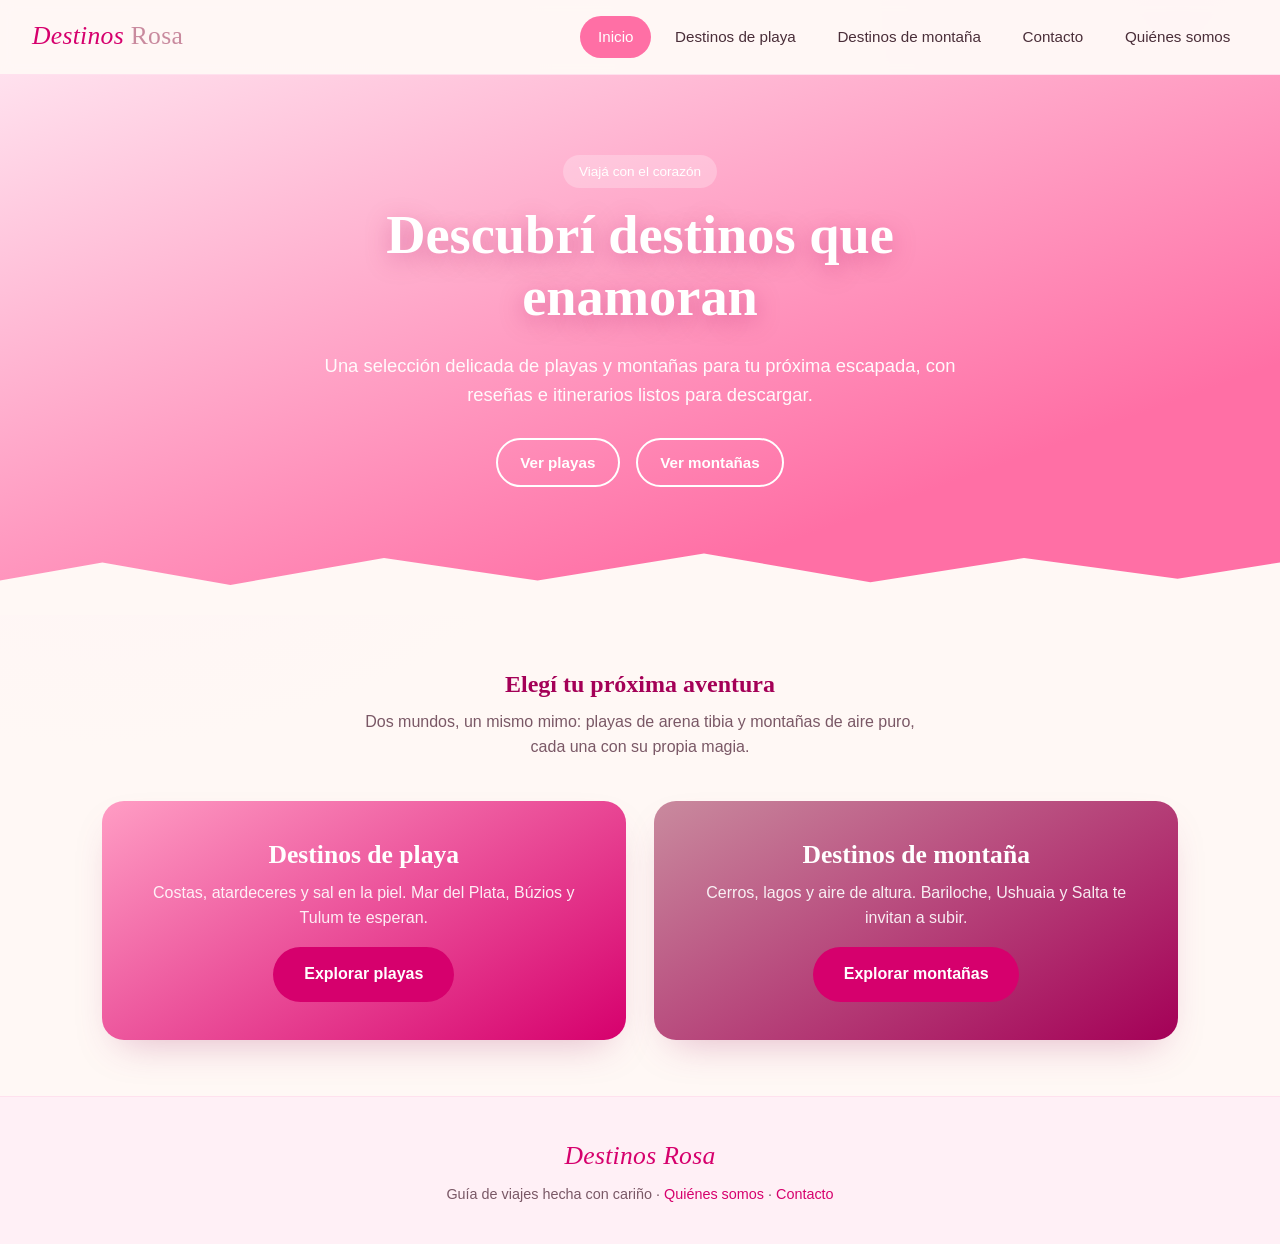
<file: claude/proyectoSoft_CLOUDE/turismo-rosa/index.html>
<!DOCTYPE html>
<html lang="es">
<head>
  <meta charset="UTF-8">
  <meta name="viewport" content="width=device-width, initial-scale=1.0">
  <title>Destinos Rosa · Inicio</title>
  <link rel="stylesheet" href="estilosA.css">
</head>
<body>

  <header class="barra-nav">
    <div class="marca">Destinos <span>Rosa</span></div>
    <nav>
      <ul class="enlaces-nav">
        <li><a href="index.html" class="activo">Inicio</a></li>
        <li><a href="playa.html">Destinos de playa</a></li>
        <li><a href="montana.html">Destinos de montaña</a></li>
        <li><a href="contacto.html">Contacto</a></li>
        <li><a href="quienes-somos.html">Quiénes somos</a></li>
      </ul>
    </nav>
  </header>

  <section class="hero">
    <div class="hero-contenido">
      <span class="hero-etiqueta">Viajá con el corazón</span>
      <h1>Descubrí destinos que enamoran</h1>
      <p>Una selección delicada de playas y montañas para tu próxima escapada, con reseñas e itinerarios listos para descargar.</p>
      <div class="botonera-hero">
        <a href="playa.html" class="boton-linea">Ver playas</a>
        <a href="montana.html" class="boton-linea">Ver montañas</a>
      </div>
    </div>
  </section>

  <main>
    <section class="seccion">
      <div class="seccion-encabezado">
        <h2>Elegí tu próxima aventura</h2>
        <p>Dos mundos, un mismo mimo: playas de arena tibia y montañas de aire puro, cada una con su propia magia.</p>
      </div>

      <div class="categorias">
        <article class="tarjeta-categoria playa">
          <h3>Destinos de playa</h3>
          <p>Costas, atardeceres y sal en la piel. Mar del Plata, Búzios y Tulum te esperan.</p>
          <a href="playa.html" class="boton">Explorar playas</a>
        </article>

        <article class="tarjeta-categoria montana">
          <h3>Destinos de montaña</h3>
          <p>Cerros, lagos y aire de altura. Bariloche, Ushuaia y Salta te invitan a subir.</p>
          <a href="montana.html" class="boton">Explorar montañas</a>
        </article>
      </div>
    </section>
  </main>

  <footer class="pie">
    <span class="marca">Destinos Rosa</span>
    Guía de viajes hecha con cariño · <a href="quienes-somos.html">Quiénes somos</a> · <a href="contacto.html">Contacto</a>
  </footer>

</body>
</html>
</file>
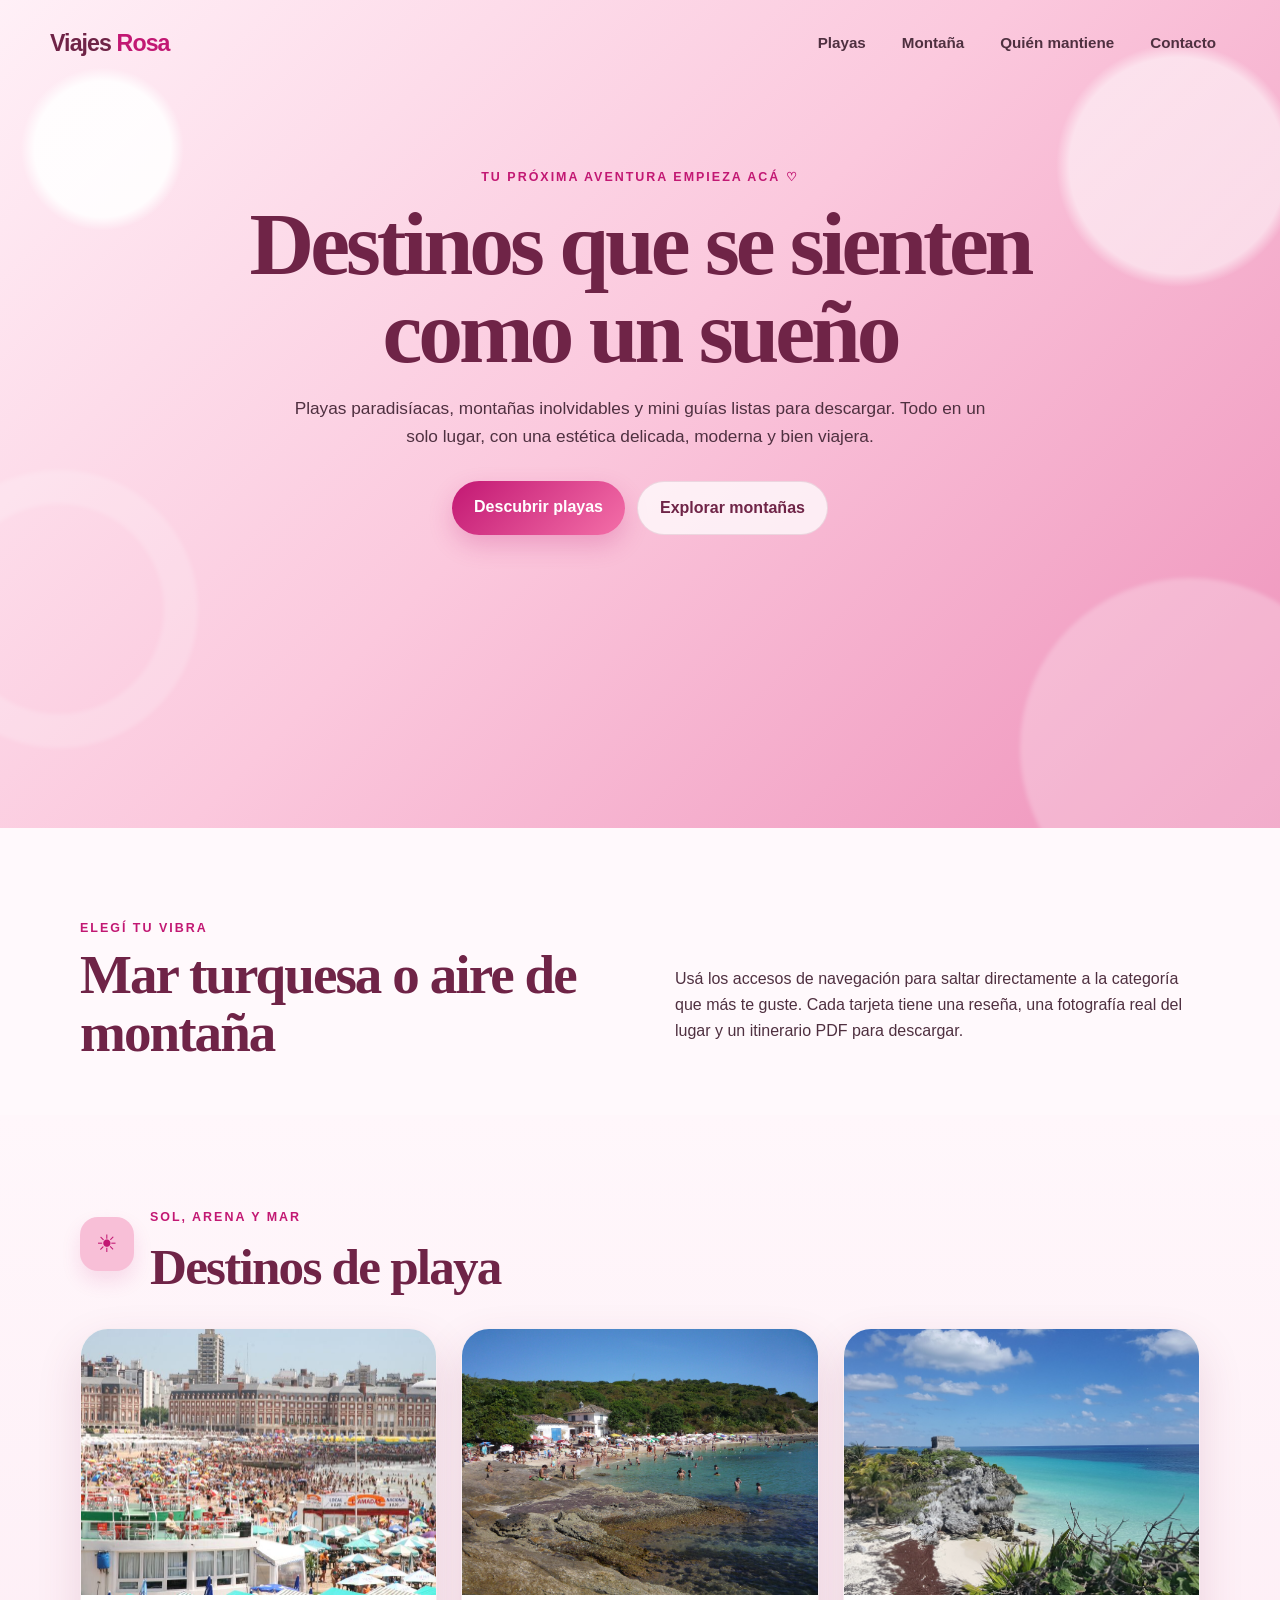
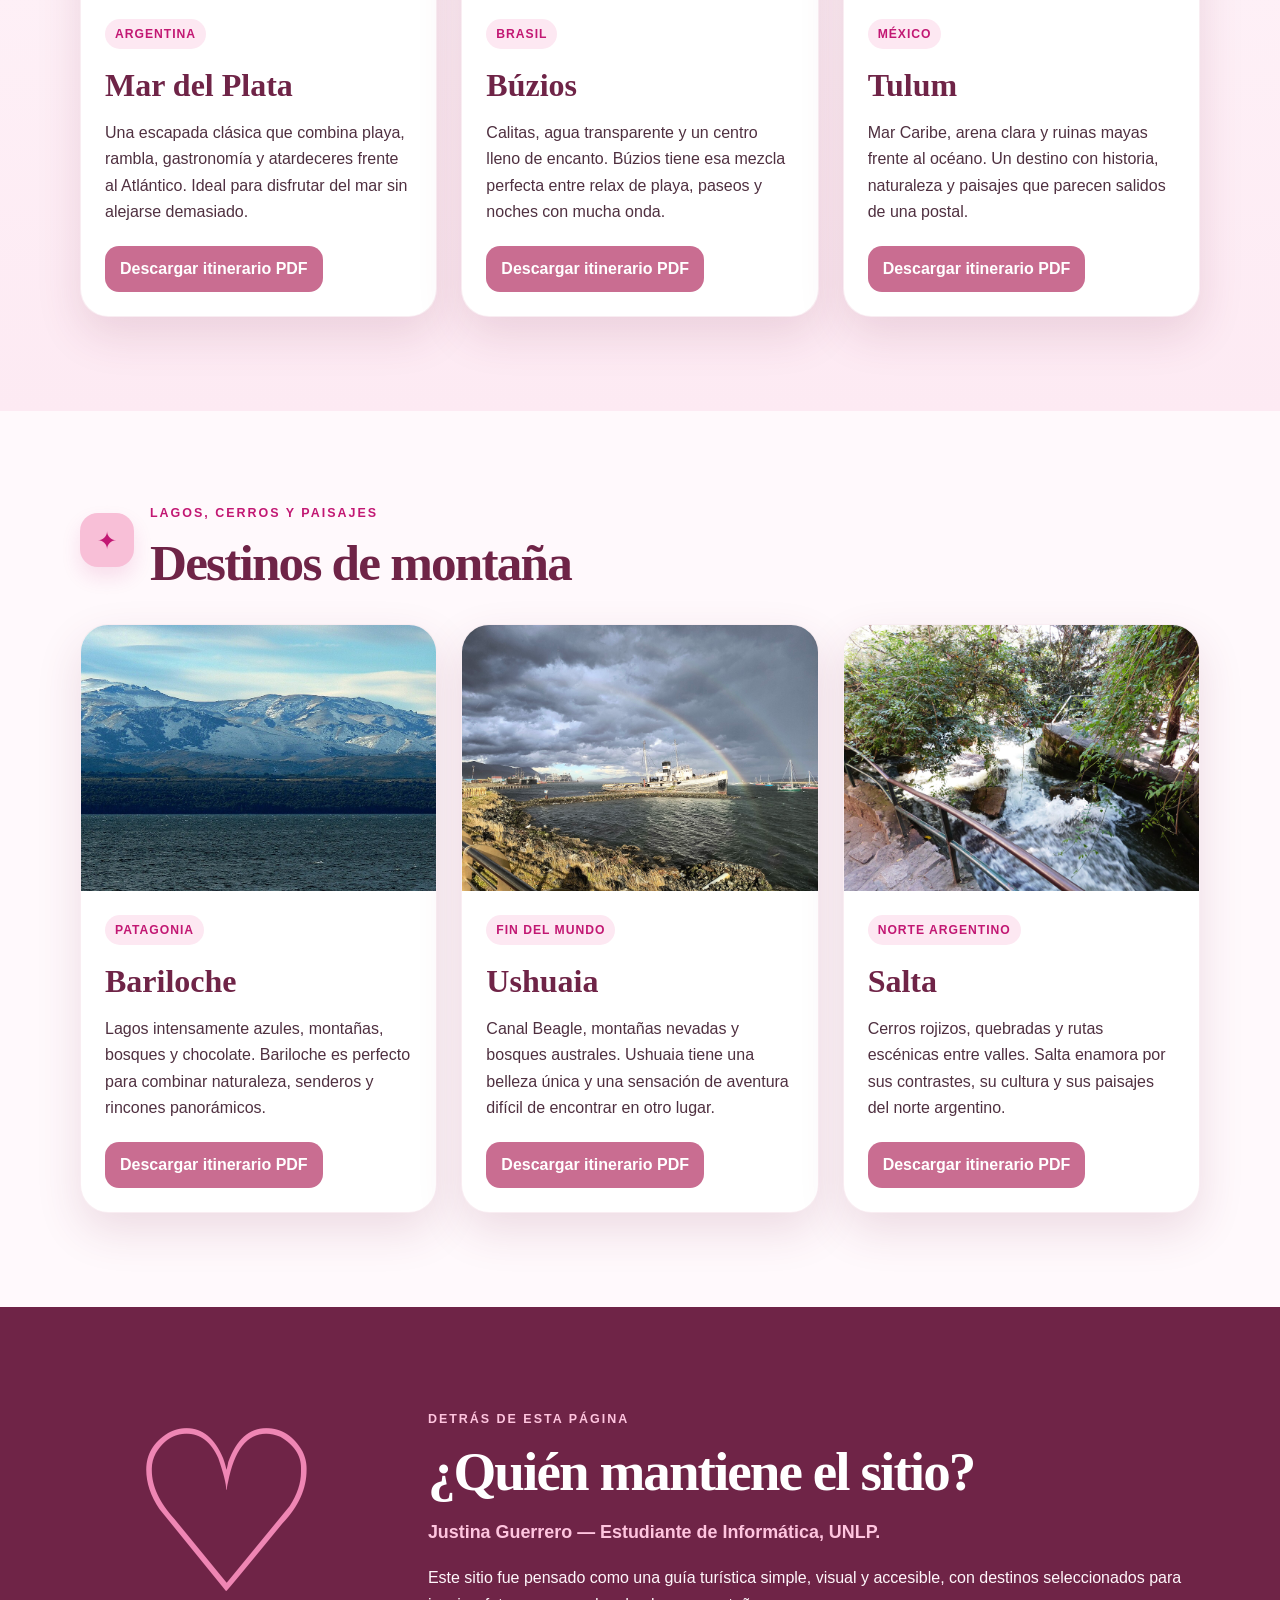
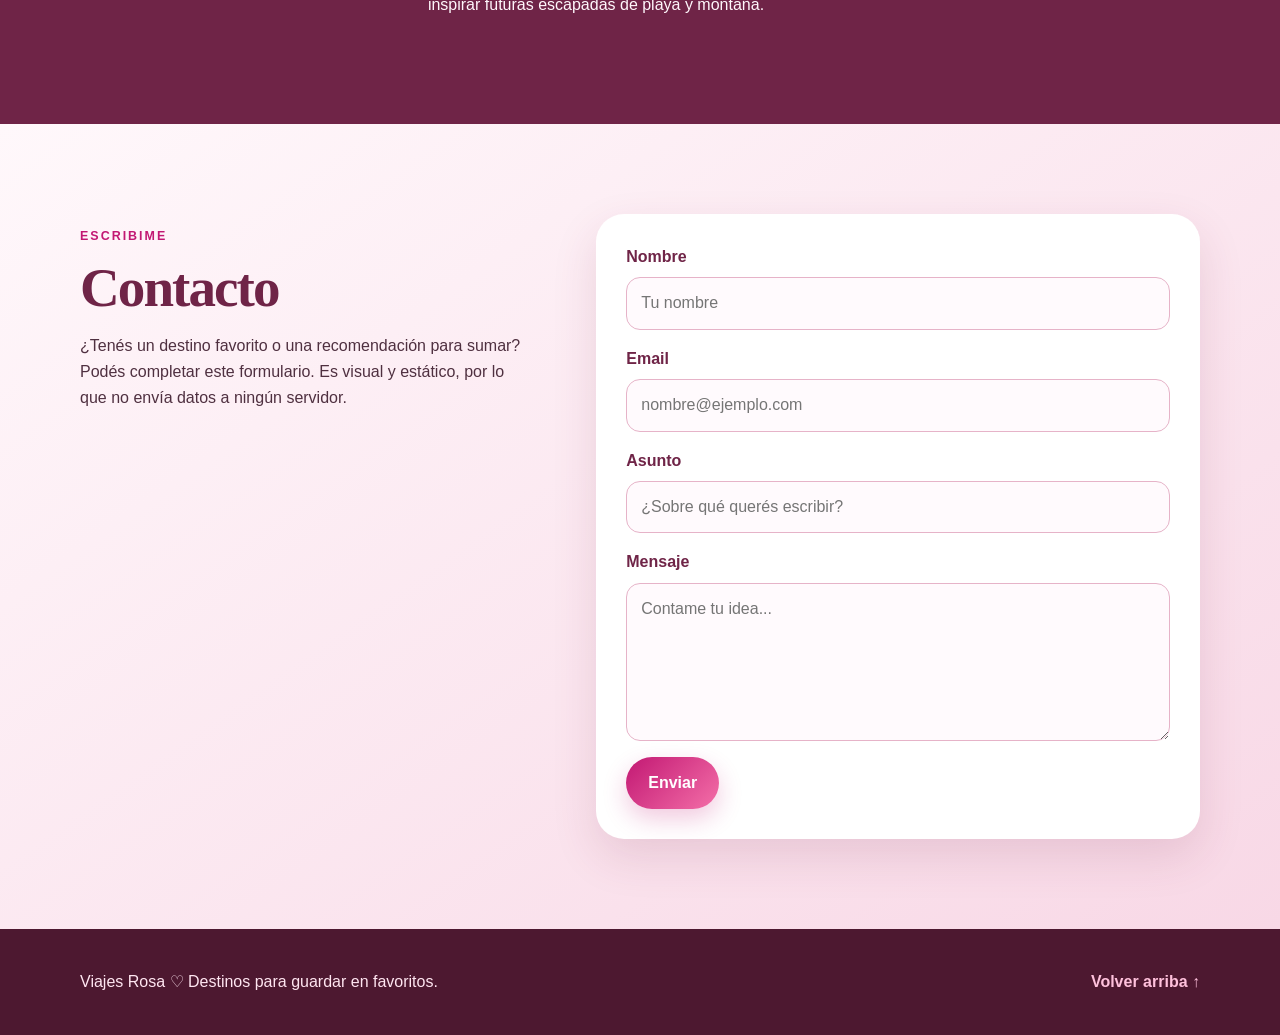
<file: chatGPT/proyectoSoft_CHATGPT/viajes_rosa_completo/viajes_rosa/index.html>
<!DOCTYPE html>
<html lang="es">
<head>
  <meta charset="UTF-8">
  <meta name="viewport" content="width=device-width, initial-scale=1.0">
  <meta name="description" content="Viajes Rosa: destinos de playa y montaña con itinerarios descargables.">
  <title>Viajes Rosa | Destinos soñados</title>
  <link rel="stylesheet" href="estilosA.css">
</head>
<body>
  <header class="hero" id="inicio">
    <nav class="navbar" aria-label="Navegación principal">
      <a class="logo" href="#inicio">Viajes <span>Rosa</span></a>
      <ul class="nav-links">
        <li><a href="#playa">Playas</a></li>
        <li><a href="#montana">Montaña</a></li>
        <li><a href="#sobre-mi">Quién mantiene</a></li>
        <li><a href="#contacto">Contacto</a></li>
      </ul>
    </nav>

    <div class="hero-contenido">
      <p class="eyebrow">Tu próxima aventura empieza acá ♡</p>
      <h1>Destinos que se sienten como un sueño</h1>
      <p>Playas paradisíacas, montañas inolvidables y mini guías listas para descargar. Todo en un solo lugar, con una estética delicada, moderna y bien viajera.</p>
      <div class="hero-botones">
        <a class="btn btn-principal" href="#playa">Descubrir playas</a>
        <a class="btn btn-secundario" href="#montana">Explorar montañas</a>
      </div>
    </div>
  </header>

  <main>
    <section class="intro contenedor" aria-labelledby="titulo-intro">
      <div>
        <span class="mini-titulo">Elegí tu vibra</span>
        <h2 id="titulo-intro">Mar turquesa o aire de montaña</h2>
      </div>
      <p>Usá los accesos de navegación para saltar directamente a la categoría que más te guste. Cada tarjeta tiene una reseña, una fotografía real del lugar y un itinerario PDF para descargar.</p>
    </section>

    <section class="seccion-destinos seccion-rosa" id="playa" aria-labelledby="titulo-playa">
      <div class="contenedor">
        <div class="encabezado-seccion">
          <span class="icono-categoria">☀</span>
          <div>
            <p class="mini-titulo">Sol, arena y mar</p>
            <h2 id="titulo-playa">Destinos de playa</h2>
          </div>
        </div>

        <div class="grid-destinos">
          <article class="tarjeta">
            <img src="imagenes/mardel.png" alt="Fotografía real de la costa y playa de Mar del Plata, Argentina">
            <div class="tarjeta-cuerpo">
              <span class="tag">Argentina</span>
              <h3>Mar del Plata</h3>
              <p>Una escapada clásica que combina playa, rambla, gastronomía y atardeceres frente al Atlántico. Ideal para disfrutar del mar sin alejarse demasiado.</p>
              <a class="btn-tarjeta" href="guias/mardel.pdf" download>Descargar itinerario PDF</a>
            </div>
          </article>

          <article class="tarjeta">
            <img src="imagenes/buzios.png" alt="Fotografía real de una playa de Búzios, Brasil">
            <div class="tarjeta-cuerpo">
              <span class="tag">Brasil</span>
              <h3>Búzios</h3>
              <p>Calitas, agua transparente y un centro lleno de encanto. Búzios tiene esa mezcla perfecta entre relax de playa, paseos y noches con mucha onda.</p>
              <a class="btn-tarjeta" href="guias/buzios.pdf" download>Descargar itinerario PDF</a>
            </div>
          </article>

          <article class="tarjeta">
            <img src="imagenes/tulum.png" alt="Fotografía real de la costa y ruinas mayas de Tulum, México">
            <div class="tarjeta-cuerpo">
              <span class="tag">México</span>
              <h3>Tulum</h3>
              <p>Mar Caribe, arena clara y ruinas mayas frente al océano. Un destino con historia, naturaleza y paisajes que parecen salidos de una postal.</p>
              <a class="btn-tarjeta" href="guias/tulum.pdf" download>Descargar itinerario PDF</a>
            </div>
          </article>
        </div>
      </div>
    </section>

    <section class="seccion-destinos" id="montana" aria-labelledby="titulo-montana">
      <div class="contenedor">
        <div class="encabezado-seccion">
          <span class="icono-categoria">✦</span>
          <div>
            <p class="mini-titulo">Lagos, cerros y paisajes</p>
            <h2 id="titulo-montana">Destinos de montaña</h2>
          </div>
        </div>

        <div class="grid-destinos">
          <article class="tarjeta">
            <img src="imagenes/bariloche.png" alt="Fotografía real del lago Nahuel Huapi y montañas de Bariloche, Argentina">
            <div class="tarjeta-cuerpo">
              <span class="tag">Patagonia</span>
              <h3>Bariloche</h3>
              <p>Lagos intensamente azules, montañas, bosques y chocolate. Bariloche es perfecto para combinar naturaleza, senderos y rincones panorámicos.</p>
              <a class="btn-tarjeta" href="guias/bariloche.pdf" download>Descargar itinerario PDF</a>
            </div>
          </article>

          <article class="tarjeta">
            <img src="imagenes/ushuaia.png" alt="Fotografía real del Canal Beagle y montañas cercanas a Ushuaia, Argentina">
            <div class="tarjeta-cuerpo">
              <span class="tag">Fin del Mundo</span>
              <h3>Ushuaia</h3>
              <p>Canal Beagle, montañas nevadas y bosques australes. Ushuaia tiene una belleza única y una sensación de aventura difícil de encontrar en otro lugar.</p>
              <a class="btn-tarjeta" href="guias/ushuaia.pdf" download>Descargar itinerario PDF</a>
            </div>
          </article>

          <article class="tarjeta">
            <img src="imagenes/salta.png" alt="Fotografía real de los Valles Calchaquíes en la provincia de Salta, Argentina">
            <div class="tarjeta-cuerpo">
              <span class="tag">Norte argentino</span>
              <h3>Salta</h3>
              <p>Cerros rojizos, quebradas y rutas escénicas entre valles. Salta enamora por sus contrastes, su cultura y sus paisajes del norte argentino.</p>
              <a class="btn-tarjeta" href="guias/salta.pdf" download>Descargar itinerario PDF</a>
            </div>
          </article>
        </div>
      </div>
    </section>

    <section class="sobre-mi" id="sobre-mi" aria-labelledby="titulo-sobre-mi">
      <div class="contenedor sobre-mi-grid">
        <div class="sobre-mi-deco" aria-hidden="true">♡</div>
        <div>
          <p class="mini-titulo">Detrás de esta página</p>
          <h2 id="titulo-sobre-mi">¿Quién mantiene el sitio?</h2>
          <p class="texto-destacado">Justina Guerrero — Estudiante de Informática, UNLP.</p>
          <p>Este sitio fue pensado como una guía turística simple, visual y accesible, con destinos seleccionados para inspirar futuras escapadas de playa y montaña.</p>
        </div>
      </div>
    </section>

    <section class="contacto" id="contacto" aria-labelledby="titulo-contacto">
      <div class="contenedor contacto-grid">
        <div>
          <p class="mini-titulo">Escribime</p>
          <h2 id="titulo-contacto">Contacto</h2>
          <p>¿Tenés un destino favorito o una recomendación para sumar? Podés completar este formulario. Es visual y estático, por lo que no envía datos a ningún servidor.</p>
        </div>

        <form class="formulario" action="#contacto" method="get">
          <div class="campo">
            <label for="nombre">Nombre</label>
            <input id="nombre" name="nombre" type="text" placeholder="Tu nombre">
          </div>
          <div class="campo">
            <label for="email">Email</label>
            <input id="email" name="email" type="email" placeholder="nombre@ejemplo.com">
          </div>
          <div class="campo">
            <label for="asunto">Asunto</label>
            <input id="asunto" name="asunto" type="text" placeholder="¿Sobre qué querés escribir?">
          </div>
          <div class="campo">
            <label for="mensaje">Mensaje</label>
            <textarea id="mensaje" name="mensaje" rows="5" placeholder="Contame tu idea..."></textarea>
          </div>
          <button class="btn btn-principal" type="submit">Enviar</button>
        </form>
      </div>
    </section>
  </main>

  <footer>
    <div class="contenedor footer-contenido">
      <p>Viajes Rosa ♡ Destinos para guardar en favoritos.</p>
      <a href="#inicio">Volver arriba ↑</a>
    </div>
  </footer>
</body>
</html>
</file>
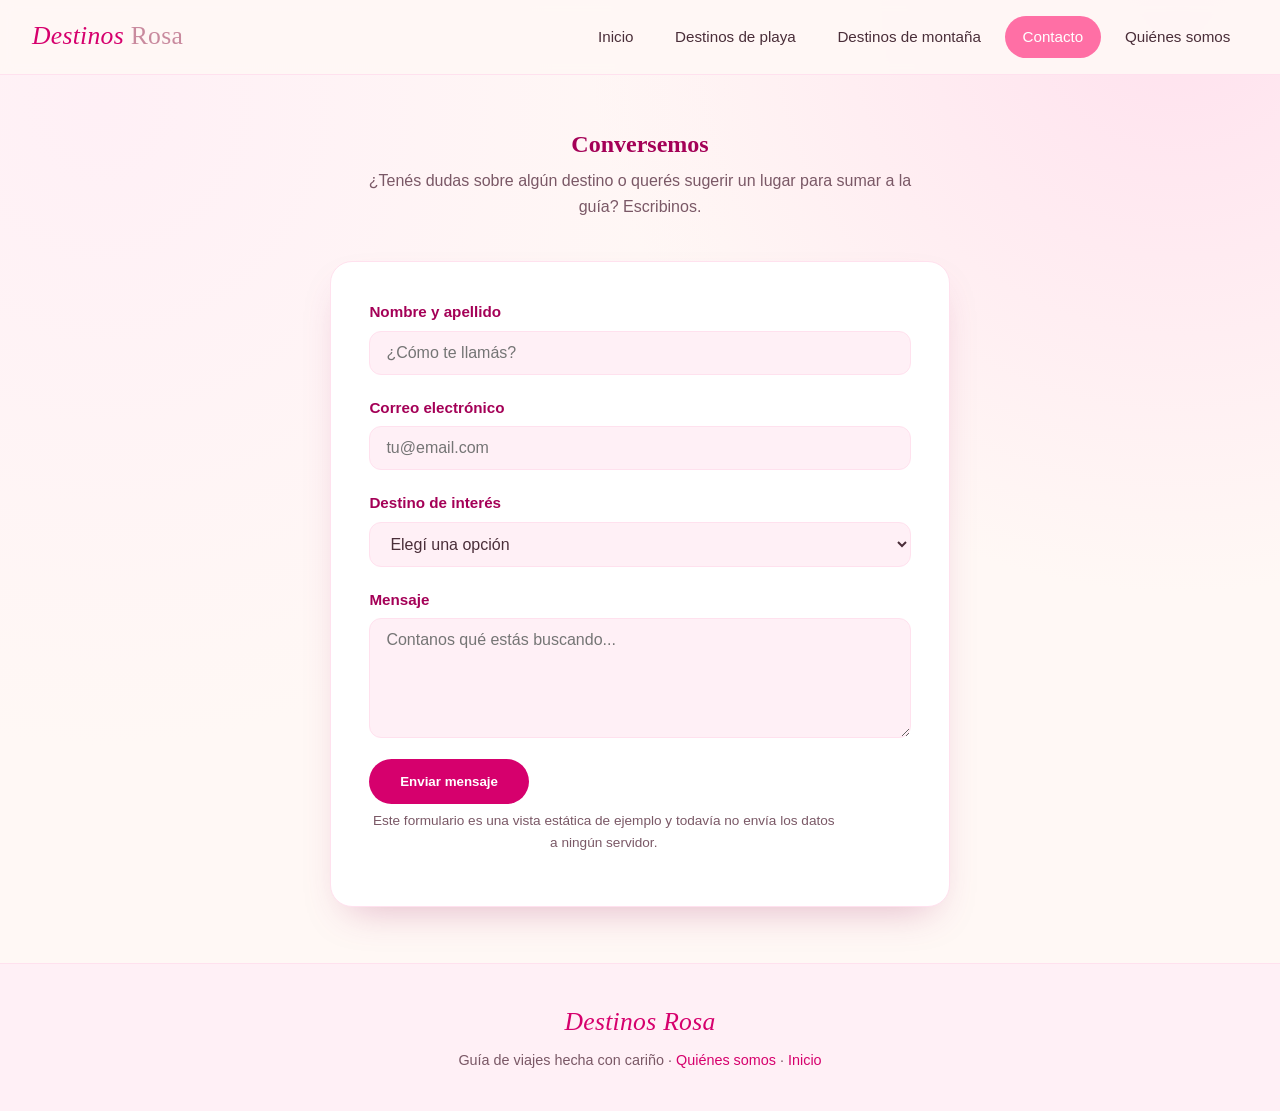
<file: claude/proyectoSoft_CLOUDE/turismo-rosa/contacto.html>
<!DOCTYPE html>
<html lang="es">
<head>
  <meta charset="UTF-8">
  <meta name="viewport" content="width=device-width, initial-scale=1.0">
  <title>Destinos Rosa · Contacto</title>
  <link rel="stylesheet" href="estilosA.css">
</head>
<body>

  <header class="barra-nav">
    <div class="marca">Destinos <span>Rosa</span></div>
    <nav>
      <ul class="enlaces-nav">
        <li><a href="index.html">Inicio</a></li>
        <li><a href="playa.html">Destinos de playa</a></li>
        <li><a href="montana.html">Destinos de montaña</a></li>
        <li><a href="contacto.html" class="activo">Contacto</a></li>
        <li><a href="quienes-somos.html">Quiénes somos</a></li>
      </ul>
    </nav>
  </header>

  <main>
    <section class="seccion">
      <div class="seccion-encabezado">
        <h2>Conversemos</h2>
        <p>¿Tenés dudas sobre algún destino o querés sugerir un lugar para sumar a la guía? Escribinos.</p>
      </div>

      <div class="tarjeta-formulario">
        <form>
          <div class="campo">
            <label for="nombre">Nombre y apellido</label>
            <input type="text" id="nombre" name="nombre" placeholder="¿Cómo te llamás?">
          </div>

          <div class="campo">
            <label for="correo">Correo electrónico</label>
            <input type="email" id="correo" name="correo" placeholder="tu@email.com">
          </div>

          <div class="campo">
            <label for="destino">Destino de interés</label>
            <select id="destino" name="destino">
              <option value="">Elegí una opción</option>
              <option value="mardel">Mar del Plata</option>
              <option value="buzios">Búzios</option>
              <option value="tulum">Tulum</option>
              <option value="bariloche">Bariloche</option>
              <option value="ushuaia">Ushuaia</option>
              <option value="salta">Salta</option>
              <option value="otro">Otro</option>
            </select>
          </div>

          <div class="campo">
            <label for="mensaje">Mensaje</label>
            <textarea id="mensaje" name="mensaje" placeholder="Contanos qué estás buscando..."></textarea>
          </div>

          <button type="submit" class="boton">Enviar mensaje</button>
          <p class="nota-formulario">Este formulario es una vista estática de ejemplo y todavía no envía los datos a ningún servidor.</p>
        </form>
      </div>
    </section>
  </main>

  <footer class="pie">
    <span class="marca">Destinos Rosa</span>
    Guía de viajes hecha con cariño · <a href="quienes-somos.html">Quiénes somos</a> · <a href="index.html">Inicio</a>
  </footer>

</body>
</html>
</file>
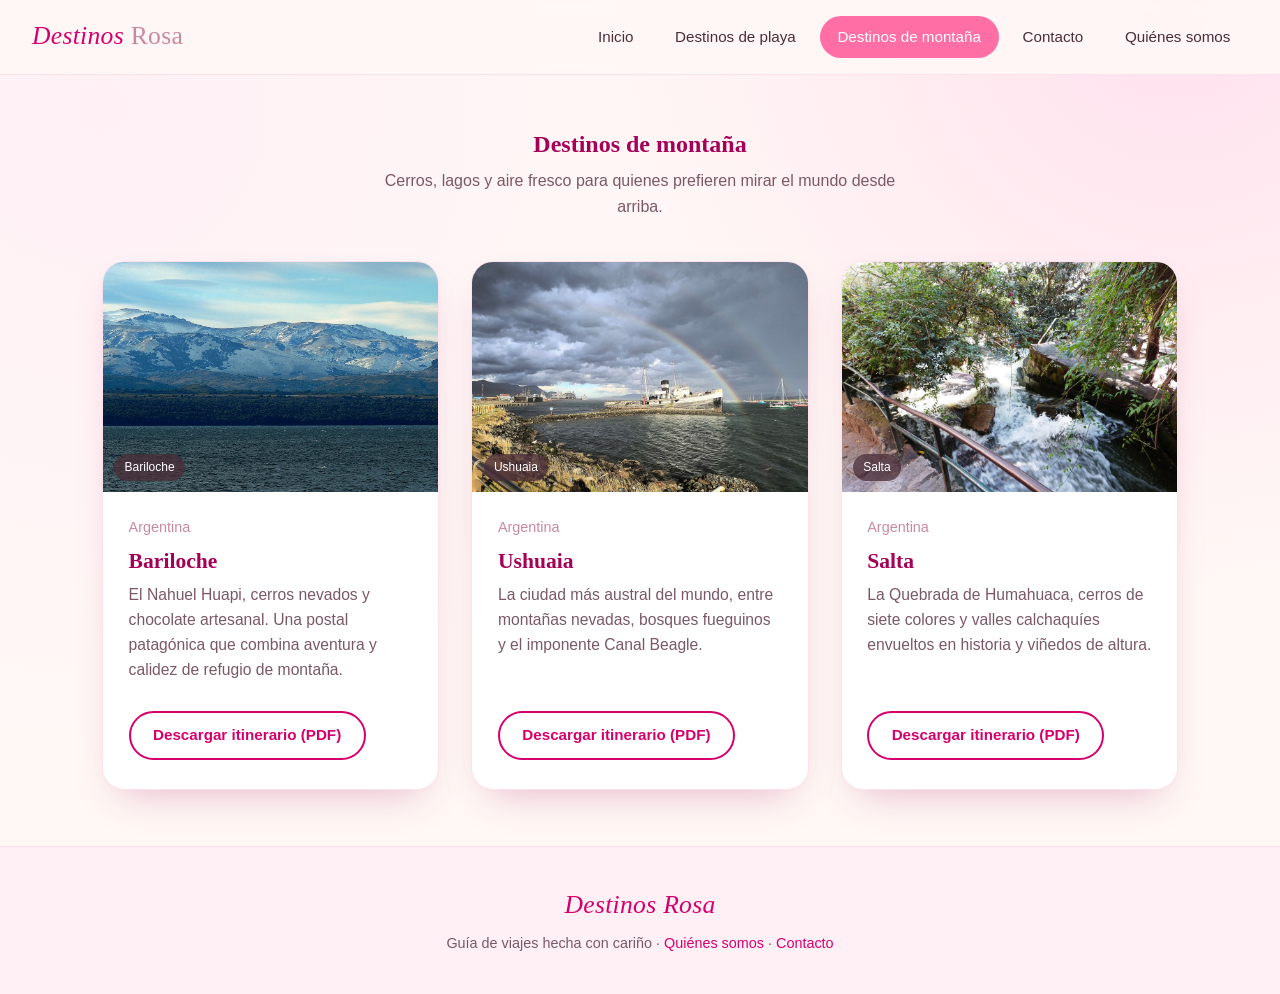
<file: claude/proyectoSoft_CLOUDE/turismo-rosa/montana.html>
<!DOCTYPE html>
<html lang="es">
<head>
  <meta charset="UTF-8">
  <meta name="viewport" content="width=device-width, initial-scale=1.0">
  <title>Destinos Rosa · Montaña</title>
  <link rel="stylesheet" href="estilosA.css">
</head>
<body>

  <header class="barra-nav">
    <div class="marca">Destinos <span>Rosa</span></div>
    <nav>
      <ul class="enlaces-nav">
        <li><a href="index.html">Inicio</a></li>
        <li><a href="playa.html">Destinos de playa</a></li>
        <li><a href="montana.html" class="activo">Destinos de montaña</a></li>
        <li><a href="contacto.html">Contacto</a></li>
        <li><a href="quienes-somos.html">Quiénes somos</a></li>
      </ul>
    </nav>
  </header>

  <main>
    <section class="seccion">
      <div class="seccion-encabezado">
        <h2>Destinos de montaña</h2>
        <p>Cerros, lagos y aire fresco para quienes prefieren mirar el mundo desde arriba.</p>
      </div>

      <div class="grilla-destinos">

        <article class="tarjeta-destino">
          <figure>
            <img src="imagenes/bariloche.png" alt="Lago y montañas de Bariloche, Argentina">
            <figcaption>Bariloche</figcaption>
          </figure>
          <div class="tarjeta-destino-cuerpo">
            <span class="pais">Argentina</span>
            <h3>Bariloche</h3>
            <p>El Nahuel Huapi, cerros nevados y chocolate artesanal. Una postal patagónica que combina aventura y calidez de refugio de montaña.</p>
            <div class="acciones">
              <a href="guias/bariloche.pdf" class="boton-linea" download>Descargar itinerario (PDF)</a>
            </div>
          </div>
        </article>

        <article class="tarjeta-destino">
          <figure>
            <img src="imagenes/ushuaia.png" alt="Montañas y Canal Beagle en Ushuaia, Argentina">
            <figcaption>Ushuaia</figcaption>
          </figure>
          <div class="tarjeta-destino-cuerpo">
            <span class="pais">Argentina</span>
            <h3>Ushuaia</h3>
            <p>La ciudad más austral del mundo, entre montañas nevadas, bosques fueguinos y el imponente Canal Beagle.</p>
            <div class="acciones">
              <a href="guias/ushuaia.pdf" class="boton-linea" download>Descargar itinerario (PDF)</a>
            </div>
          </div>
        </article>

        <article class="tarjeta-destino">
          <figure>
            <img src="imagenes/salta.png" alt="Cerros de colores cerca de Salta, Argentina">
            <figcaption>Salta</figcaption>
          </figure>
          <div class="tarjeta-destino-cuerpo">
            <span class="pais">Argentina</span>
            <h3>Salta</h3>
            <p>La Quebrada de Humahuaca, cerros de siete colores y valles calchaquíes envueltos en historia y viñedos de altura.</p>
            <div class="acciones">
              <a href="guias/salta.pdf" class="boton-linea" download>Descargar itinerario (PDF)</a>
            </div>
          </div>
        </article>

      </div>
    </section>
  </main>

  <footer class="pie">
    <span class="marca">Destinos Rosa</span>
    Guía de viajes hecha con cariño · <a href="quienes-somos.html">Quiénes somos</a> · <a href="contacto.html">Contacto</a>
  </footer>

</body>
</html>
</file>
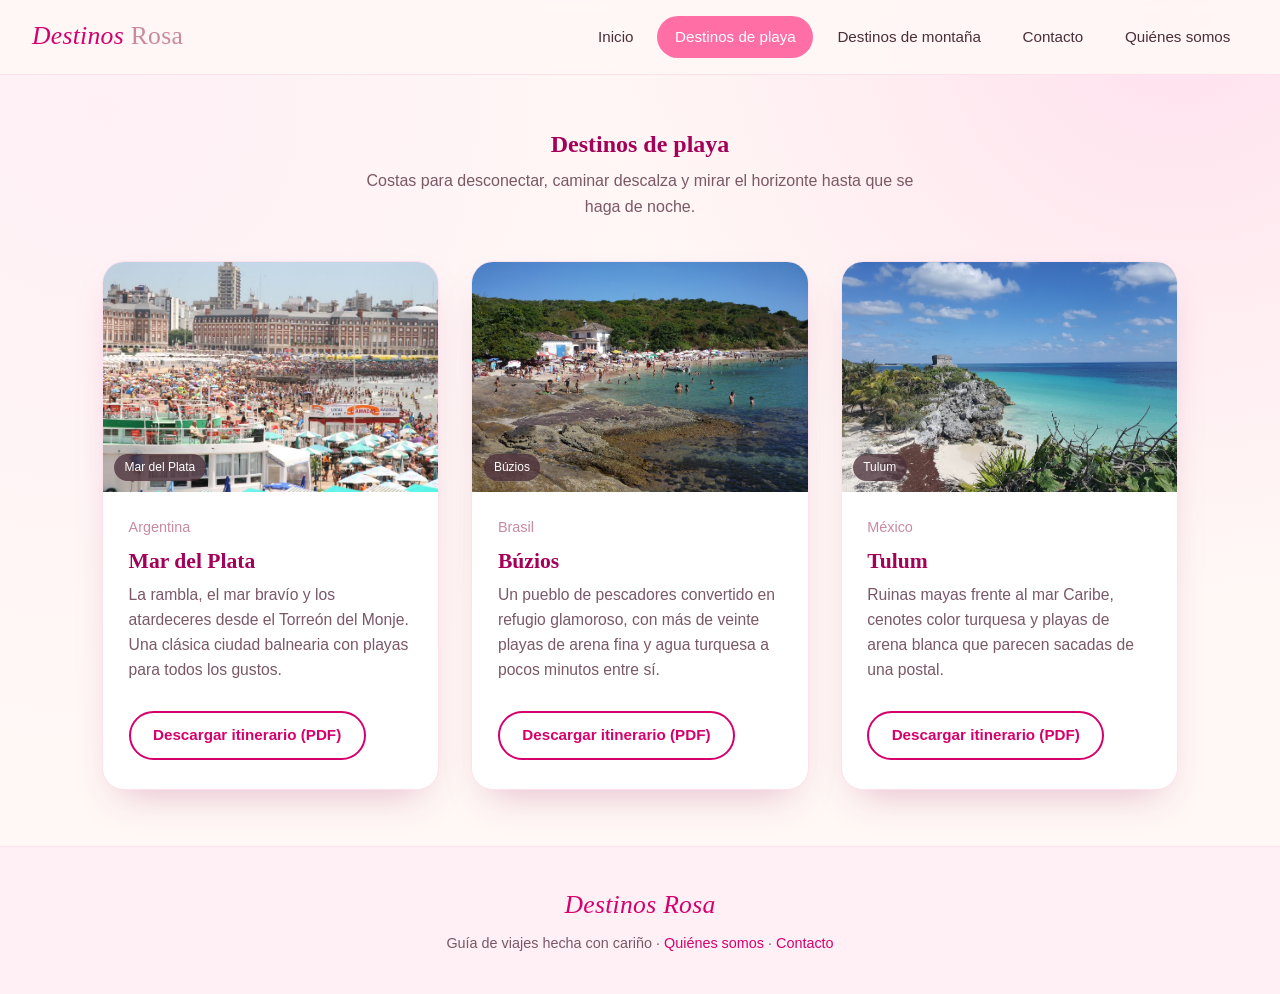
<file: claude/proyectoSoft_CLOUDE/turismo-rosa/playa.html>
<!DOCTYPE html>
<html lang="es">
<head>
  <meta charset="UTF-8">
  <meta name="viewport" content="width=device-width, initial-scale=1.0">
  <title>Destinos Rosa · Playa</title>
  <link rel="stylesheet" href="estilosA.css">
</head>
<body>

  <header class="barra-nav">
    <div class="marca">Destinos <span>Rosa</span></div>
    <nav>
      <ul class="enlaces-nav">
        <li><a href="index.html">Inicio</a></li>
        <li><a href="playa.html" class="activo">Destinos de playa</a></li>
        <li><a href="montana.html">Destinos de montaña</a></li>
        <li><a href="contacto.html">Contacto</a></li>
        <li><a href="quienes-somos.html">Quiénes somos</a></li>
      </ul>
    </nav>
  </header>

  <main>
    <section class="seccion">
      <div class="seccion-encabezado">
        <h2>Destinos de playa</h2>
        <p>Costas para desconectar, caminar descalza y mirar el horizonte hasta que se haga de noche.</p>
      </div>

      <div class="grilla-destinos">

        <article class="tarjeta-destino">
          <figure>
            <img src="imagenes/mardel.png" alt="Costa de Mar del Plata, Argentina">
            <figcaption>Mar del Plata</figcaption>
          </figure>
          <div class="tarjeta-destino-cuerpo">
            <span class="pais">Argentina</span>
            <h3>Mar del Plata</h3>
            <p>La rambla, el mar bravío y los atardeceres desde el Torreón del Monje. Una clásica ciudad balnearia con playas para todos los gustos.</p>
            <div class="acciones">
              <a href="guias/mardel.pdf" class="boton-linea" download>Descargar itinerario (PDF)</a>
            </div>
          </div>
        </article>

        <article class="tarjeta-destino">
          <figure>
            <img src="imagenes/buzios.png" alt="Playas de Búzios, Brasil">
            <figcaption>Búzios</figcaption>
          </figure>
          <div class="tarjeta-destino-cuerpo">
            <span class="pais">Brasil</span>
            <h3>Búzios</h3>
            <p>Un pueblo de pescadores convertido en refugio glamoroso, con más de veinte playas de arena fina y agua turquesa a pocos minutos entre sí.</p>
            <div class="acciones">
              <a href="guias/buzios.pdf" class="boton-linea" download>Descargar itinerario (PDF)</a>
            </div>
          </div>
        </article>

        <article class="tarjeta-destino">
          <figure>
            <img src="imagenes/tulum.png" alt="Costa caribeña de Tulum, México">
            <figcaption>Tulum</figcaption>
          </figure>
          <div class="tarjeta-destino-cuerpo">
            <span class="pais">México</span>
            <h3>Tulum</h3>
            <p>Ruinas mayas frente al mar Caribe, cenotes color turquesa y playas de arena blanca que parecen sacadas de una postal.</p>
            <div class="acciones">
              <a href="guias/tulum.pdf" class="boton-linea" download>Descargar itinerario (PDF)</a>
            </div>
          </div>
        </article>

      </div>
    </section>
  </main>

  <footer class="pie">
    <span class="marca">Destinos Rosa</span>
    Guía de viajes hecha con cariño · <a href="quienes-somos.html">Quiénes somos</a> · <a href="contacto.html">Contacto</a>
  </footer>

</body>
</html>
</file>
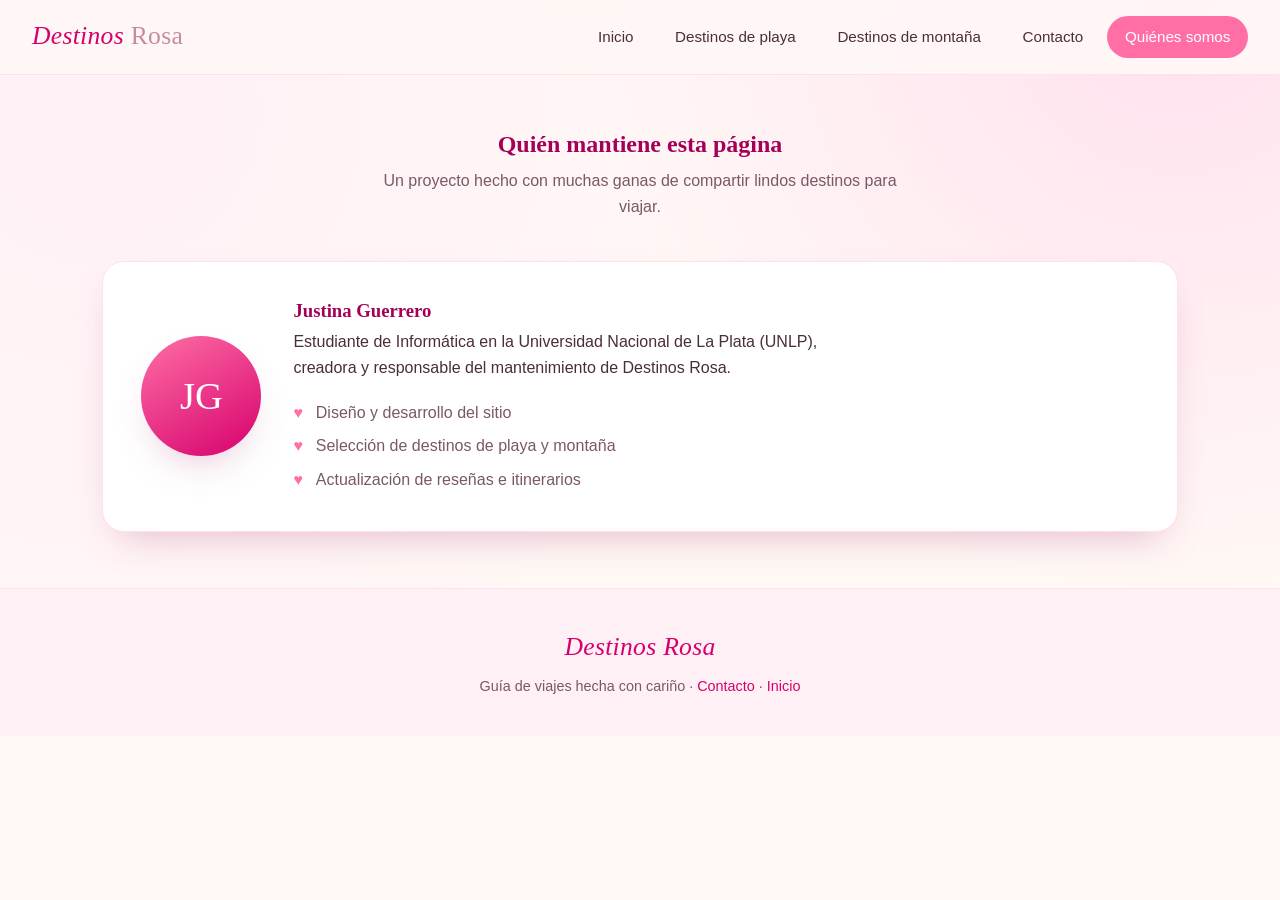
<file: claude/proyectoSoft_CLOUDE/turismo-rosa/quienes-somos.html>
<!DOCTYPE html>
<html lang="es">
<head>
  <meta charset="UTF-8">
  <meta name="viewport" content="width=device-width, initial-scale=1.0">
  <title>Destinos Rosa · Quiénes somos</title>
  <link rel="stylesheet" href="estilosA.css">
</head>
<body>

  <header class="barra-nav">
    <div class="marca">Destinos <span>Rosa</span></div>
    <nav>
      <ul class="enlaces-nav">
        <li><a href="index.html">Inicio</a></li>
        <li><a href="playa.html">Destinos de playa</a></li>
        <li><a href="montana.html">Destinos de montaña</a></li>
        <li><a href="contacto.html">Contacto</a></li>
        <li><a href="quienes-somos.html" class="activo">Quiénes somos</a></li>
      </ul>
    </nav>
  </header>

  <main>
    <section class="seccion">
      <div class="seccion-encabezado">
        <h2>Quién mantiene esta página</h2>
        <p>Un proyecto hecho con muchas ganas de compartir lindos destinos para viajar.</p>
      </div>

      <div class="tarjeta-perfil">
        <div class="iniciales-perfil">JG</div>
        <div>
          <h3>Justina Guerrero</h3>
          <p>Estudiante de Informática en la Universidad Nacional de La Plata (UNLP), creadora y responsable del mantenimiento de Destinos Rosa.</p>
          <ul class="lista-datos">
            <li>Diseño y desarrollo del sitio</li>
            <li>Selección de destinos de playa y montaña</li>
            <li>Actualización de reseñas e itinerarios</li>
          </ul>
        </div>
      </div>
    </section>
  </main>

  <footer class="pie">
    <span class="marca">Destinos Rosa</span>
    Guía de viajes hecha con cariño · <a href="contacto.html">Contacto</a> · <a href="index.html">Inicio</a>
  </footer>

</body>
</html>
</file>
<file: claude/proyectoSoft_CLOUDE/turismo-rosa/estilosA.css>
/* =========================================================
   Destinos Rosa — hoja de estilos
   Paleta: rosa pastel, rosa viejo, rosa chicle y fucsia
   ========================================================= */

:root {
  --crema: #fff8f5;
  --rosa-pastel: #ffe1ee;
  --rosa-pastel-suave: #fff0f6;
  --rosa-chicle: #ff6fa5;
  --rosa-viejo: #c98a9e;
  --fucsia: #d6006d;
  --fucsia-oscuro: #a40057;
  --texto: #4a2e39;
  --texto-suave: #7a5866;
  --blanco: #ffffff;

  --fuente-titulos: Georgia, "Palatino Linotype", "Book Antiqua", serif;
  --fuente-texto: "Trebuchet MS", Verdana, Geneva, sans-serif;

  --radio-suave: 22px;
  --radio-chico: 12px;
  --sombra: 0 18px 40px -18px rgba(166, 45, 105, 0.35);
}

* {
  box-sizing: border-box;
}

html {
  scroll-behavior: smooth;
}

body {
  margin: 0;
  font-family: var(--fuente-texto);
  color: var(--texto);
  background-color: var(--crema);
  background-image:
    radial-gradient(circle at 8% 12%, var(--rosa-pastel-suave) 0%, transparent 45%),
    radial-gradient(circle at 92% 0%, var(--rosa-pastel) 0%, transparent 40%);
  background-attachment: fixed;
  line-height: 1.6;
}

img {
  max-width: 100%;
  display: block;
}

a {
  color: var(--fucsia);
  text-decoration: none;
}

h1, h2, h3 {
  font-family: var(--fuente-titulos);
  color: var(--fucsia-oscuro);
  margin: 0 0 0.4em 0;
  line-height: 1.15;
}

p {
  margin: 0 0 1em 0;
  max-width: 62ch;
}

/* ---------- Barra de navegación ---------- */

.barra-nav {
  position: sticky;
  top: 0;
  z-index: 50;
  display: flex;
  align-items: center;
  justify-content: space-between;
  gap: 1rem;
  padding: 1rem 2rem;
  background: rgba(255, 248, 245, 0.9);
  backdrop-filter: blur(6px);
  border-bottom: 1px solid var(--rosa-pastel);
}

.marca {
  font-family: var(--fuente-titulos);
  font-style: italic;
  font-size: 1.6rem;
  color: var(--fucsia);
  letter-spacing: 0.3px;
}

.marca span {
  color: var(--rosa-viejo);
  font-style: normal;
}

.enlaces-nav {
  list-style: none;
  display: flex;
  flex-wrap: wrap;
  gap: 0.4rem;
  margin: 0;
  padding: 0;
}

.enlaces-nav a {
  display: inline-block;
  padding: 0.55rem 1.1rem;
  border-radius: 999px;
  color: var(--texto);
  font-size: 0.95rem;
  transition: background 0.2s ease, color 0.2s ease;
}

.enlaces-nav a:hover,
.enlaces-nav a.activo {
  background: var(--rosa-chicle);
  color: var(--blanco);
}

/* ---------- Hero (portada) ---------- */

.hero {
  position: relative;
  padding: 5rem 2rem 8rem;
  text-align: center;
  overflow: hidden;
  background: linear-gradient(160deg, var(--rosa-pastel) 0%, var(--rosa-chicle) 75%);
}

.hero::after {
  content: "";
  position: absolute;
  left: 0;
  right: 0;
  bottom: -1px;
  height: 90px;
  background: var(--crema);
  clip-path: polygon(0 60%, 8% 40%, 18% 65%, 30% 35%, 42% 60%, 55% 30%, 68% 62%, 80% 35%, 92% 58%, 100% 40%, 100% 100%, 0 100%);
}

.hero-contenido {
  position: relative;
  z-index: 2;
  max-width: 720px;
  margin: 0 auto;
}

.hero h1 {
  color: var(--blanco);
  font-size: clamp(2.2rem, 5vw, 3.4rem);
  text-shadow: 0 6px 24px rgba(164, 0, 87, 0.35);
}

.hero p {
  color: var(--blanco);
  margin-left: auto;
  margin-right: auto;
  font-size: 1.15rem;
  opacity: 0.95;
}

.hero-etiqueta {
  display: inline-block;
  margin-bottom: 1rem;
  padding: 0.35rem 1rem;
  border-radius: 999px;
  background: rgba(255, 255, 255, 0.25);
  color: var(--blanco);
  font-size: 0.85rem;
}

/* ---------- Botones ---------- */

.boton {
  display: inline-block;
  padding: 0.8rem 1.8rem;
  border-radius: 999px;
  background: var(--fucsia);
  color: var(--blanco);
  font-weight: bold;
  border: 2px solid transparent;
  transition: transform 0.15s ease, background 0.2s ease, color 0.2s ease;
}

.boton:hover {
  background: var(--blanco);
  color: var(--fucsia);
  border-color: var(--fucsia);
  transform: translateY(-2px);
}

.boton-linea {
  display: inline-block;
  padding: 0.65rem 1.4rem;
  border-radius: 999px;
  border: 2px solid var(--fucsia);
  color: var(--fucsia);
  font-weight: bold;
  font-size: 0.95rem;
  transition: background 0.2s ease, color 0.2s ease;
}

.boton-linea:hover {
  background: var(--fucsia);
  color: var(--blanco);
}

.botonera-hero {
  display: flex;
  gap: 1rem;
  justify-content: center;
  flex-wrap: wrap;
  margin-top: 1.8rem;
}

.botonera-hero .boton-linea {
  border-color: var(--blanco);
  color: var(--blanco);
}

.botonera-hero .boton-linea:hover {
  background: var(--blanco);
  color: var(--fucsia);
}

/* ---------- Secciones generales ---------- */

.seccion {
  padding: 3.5rem 2rem;
  max-width: 1140px;
  margin: 0 auto;
}

.seccion-encabezado {
  text-align: center;
  max-width: 640px;
  margin: 0 auto 2.6rem;
}

.seccion-encabezado p {
  margin-left: auto;
  margin-right: auto;
  color: var(--texto-suave);
}

/* ---------- Categorías (portada) ---------- */

.categorias {
  display: grid;
  grid-template-columns: repeat(2, 1fr);
  gap: 1.8rem;
}

.tarjeta-categoria {
  position: relative;
  border-radius: var(--radio-suave);
  padding: 2.4rem 1.8rem;
  color: var(--blanco);
  text-align: center;
  box-shadow: var(--sombra);
  overflow: hidden;
}

.tarjeta-categoria.playa {
  background: linear-gradient(150deg, #ff9dc4, var(--fucsia));
}

.tarjeta-categoria.montana {
  background: linear-gradient(150deg, var(--rosa-viejo), var(--fucsia-oscuro));
}

.tarjeta-categoria h3 {
  color: var(--blanco);
  font-size: 1.6rem;
}

.tarjeta-categoria p {
  color: rgba(255, 255, 255, 0.9);
  margin-left: auto;
  margin-right: auto;
}

/* ---------- Grilla de destinos ---------- */

.grilla-destinos {
  display: grid;
  grid-template-columns: repeat(auto-fit, minmax(280px, 1fr));
  gap: 2rem;
}

.tarjeta-destino {
  background: var(--blanco);
  border-radius: var(--radio-suave);
  overflow: hidden;
  box-shadow: var(--sombra);
  display: flex;
  flex-direction: column;
  border: 1px solid var(--rosa-pastel);
}

.tarjeta-destino figure {
  margin: 0;
  position: relative;
}

.tarjeta-destino img {
  width: 100%;
  height: 230px;
  object-fit: cover;
}

.tarjeta-destino figcaption {
  position: absolute;
  bottom: 0.7rem;
  left: 0.7rem;
  background: rgba(74, 46, 57, 0.75);
  color: var(--blanco);
  font-size: 0.75rem;
  padding: 0.25rem 0.65rem;
  border-radius: 999px;
}

.tarjeta-destino-cuerpo {
  padding: 1.5rem 1.6rem 1.8rem;
  display: flex;
  flex-direction: column;
  flex-grow: 1;
}

.tarjeta-destino h3 {
  font-size: 1.35rem;
}

.tarjeta-destino .pais {
  color: var(--rosa-viejo);
  font-size: 0.9rem;
  margin-bottom: 0.6rem;
  display: block;
}

.tarjeta-destino p {
  color: var(--texto-suave);
  font-size: 0.98rem;
}

.tarjeta-destino .acciones {
  margin-top: auto;
  padding-top: 0.8rem;
}

/* ---------- Formulario de contacto ---------- */

.tarjeta-formulario {
  background: var(--blanco);
  border-radius: var(--radio-suave);
  padding: 2.4rem;
  box-shadow: var(--sombra);
  max-width: 620px;
  margin: 0 auto;
  border: 1px solid var(--rosa-pastel);
}

.campo {
  margin-bottom: 1.3rem;
  display: flex;
  flex-direction: column;
  gap: 0.4rem;
  text-align: left;
}

.campo label {
  font-weight: bold;
  color: var(--fucsia-oscuro);
  font-size: 0.95rem;
}

.campo input,
.campo textarea,
.campo select {
  padding: 0.75rem 1rem;
  border-radius: var(--radio-chico);
  border: 1.5px solid var(--rosa-pastel);
  font-family: var(--fuente-texto);
  font-size: 1rem;
  background: var(--rosa-pastel-suave);
  color: var(--texto);
}

.campo input:focus,
.campo textarea:focus,
.campo select:focus {
  outline: 2px solid var(--rosa-chicle);
  outline-offset: 2px;
  background: var(--blanco);
}

.campo textarea {
  resize: vertical;
  min-height: 120px;
}

.nota-formulario {
  font-size: 0.85rem;
  color: var(--texto-suave);
  text-align: center;
  margin-top: 0.4rem;
}

/* ---------- Página "Quiénes somos" ---------- */

.tarjeta-perfil {
  display: flex;
  gap: 2rem;
  align-items: center;
  background: var(--blanco);
  border-radius: var(--radio-suave);
  padding: 2.4rem;
  box-shadow: var(--sombra);
  border: 1px solid var(--rosa-pastel);
}

.iniciales-perfil {
  flex-shrink: 0;
  width: 120px;
  height: 120px;
  border-radius: 50%;
  background: linear-gradient(150deg, var(--rosa-chicle), var(--fucsia));
  color: var(--blanco);
  font-family: var(--fuente-titulos);
  font-size: 2.4rem;
  display: flex;
  align-items: center;
  justify-content: center;
  box-shadow: var(--sombra);
}

.lista-datos {
  list-style: none;
  padding: 0;
  margin: 1.2rem 0 0;
  display: grid;
  gap: 0.5rem;
}

.lista-datos li {
  padding-left: 1.4rem;
  position: relative;
  color: var(--texto-suave);
}

.lista-datos li::before {
  content: "♥";
  position: absolute;
  left: 0;
  color: var(--rosa-chicle);
}

/* ---------- Pie de página ---------- */

.pie {
  text-align: center;
  padding: 2.4rem 1.5rem;
  color: var(--texto-suave);
  font-size: 0.9rem;
  border-top: 1px solid var(--rosa-pastel);
  background: var(--rosa-pastel-suave);
}

.pie .marca {
  display: block;
  margin-bottom: 0.4rem;
}

/* ---------- Responsive ---------- */

@media (max-width: 780px) {
  .barra-nav {
    flex-direction: column;
    align-items: flex-start;
    padding: 1rem 1.4rem;
  }

  .enlaces-nav {
    width: 100%;
    justify-content: flex-start;
  }

  .categorias {
    grid-template-columns: 1fr;
  }

  .tarjeta-perfil {
    flex-direction: column;
    text-align: center;
  }

  .hero {
    padding: 3.5rem 1.4rem 6rem;
  }

  .seccion {
    padding: 2.6rem 1.4rem;
  }
}

@media (max-width: 480px) {
  .marca {
    font-size: 1.35rem;
  }

  .enlaces-nav a {
    padding: 0.5rem 0.85rem;
    font-size: 0.88rem;
  }

  .tarjeta-formulario,
  .tarjeta-perfil {
    padding: 1.6rem;
  }
}
</file>
<file: chatGPT/proyectoSoft_CHATGPT/viajes_rosa_completo/viajes_rosa/estilosA.css>
:root {
  --rosa-blanco: #fff9fc;
  --rosa-palido: #fde8f2;
  --rosa-pastel: #f8bfd7;
  --rosa-chicle: #f46fa8;
  --rosa-viejo: #c96d91;
  --fucsia: #c21873;
  --vino: #6f2447;
  --texto: #4f3040;
  --blanco: #ffffff;
  --sombra: 0 18px 45px rgba(126, 40, 81, 0.14);
}

* { box-sizing: border-box; }
html { scroll-behavior: smooth; }
body {
  margin: 0;
  font-family: "Segoe UI", "Trebuchet MS", Arial, sans-serif;
  color: var(--texto);
  background: var(--rosa-blanco);
  line-height: 1.65;
}
img { display: block; width: 100%; }
a { color: inherit; }
.contenedor { width: min(1120px, calc(100% - 40px)); margin: 0 auto; }

.hero {
  min-height: 92vh;
  position: relative;
  overflow: hidden;
  background:
    radial-gradient(circle at 8% 18%, rgba(255,255,255,.9) 0 5%, transparent 6%),
    radial-gradient(circle at 92% 20%, rgba(255,255,255,.55) 0 8%, transparent 9%),
    linear-gradient(135deg, #fff0f7 0%, #fbc8dd 48%, #ee91ba 100%);
}
.hero::before,
.hero::after {
  content: "";
  position: absolute;
  border-radius: 50%;
  filter: blur(2px);
}
.hero::before { width: 340px; height: 340px; background: rgba(255,255,255,.25); right: -80px; bottom: -90px; }
.hero::after { width: 210px; height: 210px; border: 34px solid rgba(255,255,255,.2); left: -80px; bottom: 80px; }

.navbar {
  width: min(1180px, calc(100% - 36px));
  margin: 0 auto;
  padding: 24px 0;
  display: flex;
  align-items: center;
  justify-content: space-between;
  gap: 26px;
  position: relative;
  z-index: 2;
}
.logo { font-size: 1.45rem; font-weight: 900; text-decoration: none; letter-spacing: -.04em; color: var(--vino); }
.logo span { color: var(--fucsia); }
.nav-links { list-style: none; display: flex; flex-wrap: wrap; gap: 8px; margin: 0; padding: 0; }
.nav-links a { text-decoration: none; font-weight: 700; font-size: .95rem; padding: 10px 14px; border-radius: 999px; transition: .2s ease; }
.nav-links a:hover, .nav-links a:focus-visible { background: rgba(255,255,255,.72); color: var(--fucsia); }

.hero-contenido {
  width: min(850px, calc(100% - 40px));
  margin: 9vh auto 0;
  text-align: center;
  position: relative;
  z-index: 1;
}
.eyebrow, .mini-titulo { color: var(--fucsia); font-weight: 900; text-transform: uppercase; letter-spacing: .16em; font-size: .78rem; }
.hero h1 { margin: 12px 0 18px; font-family: Georgia, "Times New Roman", serif; font-size: clamp(3rem, 7vw, 6.2rem); line-height: .98; color: var(--vino); letter-spacing: -.045em; }
.hero-contenido > p:not(.eyebrow) { max-width: 700px; margin: 0 auto; font-size: 1.08rem; }
.hero-botones { margin-top: 30px; display: flex; justify-content: center; flex-wrap: wrap; gap: 12px; }
.btn { display: inline-block; border: 0; cursor: pointer; text-decoration: none; font: inherit; font-weight: 800; border-radius: 999px; padding: 13px 22px; transition: transform .2s ease, box-shadow .2s ease; }
.btn:hover, .btn:focus-visible { transform: translateY(-2px); }
.btn-principal { color: #fff; background: linear-gradient(135deg, var(--fucsia), var(--rosa-chicle)); box-shadow: 0 10px 24px rgba(194, 24, 115, .23); }
.btn-secundario { color: var(--vino); background: rgba(255,255,255,.75); border: 1px solid rgba(111,36,71,.12); }

.intro { padding: 86px 0 54px; display: grid; grid-template-columns: 1fr 1fr; gap: 70px; align-items: end; }
h2 { margin: 6px 0 0; font-family: Georgia, "Times New Roman", serif; font-size: clamp(2.2rem, 4.3vw, 4rem); line-height: 1.04; color: var(--vino); letter-spacing: -.035em; }

.seccion-destinos { padding: 80px 0 94px; }
.seccion-rosa { background: linear-gradient(180deg, #fff7fb, #fdeaf3); }
.encabezado-seccion { display: flex; gap: 16px; align-items: center; margin-bottom: 34px; }
.icono-categoria { width: 54px; height: 54px; flex: 0 0 54px; display: grid; place-items: center; border-radius: 18px; background: var(--rosa-pastel); color: var(--fucsia); font-size: 1.5rem; box-shadow: 0 10px 20px rgba(194,24,115,.12); }
.encabezado-seccion h2 { font-size: clamp(2rem, 4vw, 3.5rem); }

.grid-destinos { display: grid; grid-template-columns: repeat(3, 1fr); gap: 24px; }
.tarjeta { overflow: hidden; background: #fff; border: 1px solid rgba(201,109,145,.12); border-radius: 28px; box-shadow: var(--sombra); transition: transform .25s ease, box-shadow .25s ease; }
.tarjeta:hover { transform: translateY(-7px); box-shadow: 0 24px 55px rgba(126,40,81,.19); }
.tarjeta img { aspect-ratio: 4 / 3; object-fit: cover; background: #f9dbe8; }
.tarjeta-cuerpo { padding: 24px; }
.tag { display: inline-block; color: var(--fucsia); background: var(--rosa-palido); border-radius: 999px; padding: 5px 10px; font-weight: 800; font-size: .76rem; text-transform: uppercase; letter-spacing: .08em; }
.tarjeta h3 { margin: 10px 0 8px; font-family: Georgia, "Times New Roman", serif; font-size: 2rem; color: var(--vino); }
.tarjeta p { margin: 0 0 20px; }
.btn-tarjeta { display: inline-flex; align-items: center; justify-content: center; min-height: 46px; text-decoration: none; color: #fff; background: var(--rosa-viejo); border-radius: 14px; padding: 10px 15px; font-weight: 800; }
.btn-tarjeta:hover, .btn-tarjeta:focus-visible { background: var(--fucsia); }

.sobre-mi { padding: 90px 0; background: var(--vino); color: #fff7fb; }
.sobre-mi-grid { display: grid; grid-template-columns: .55fr 1.45fr; align-items: center; gap: 55px; }
.sobre-mi h2 { color: #fff; }
.sobre-mi .mini-titulo { color: #ffc5df; }
.sobre-mi-deco { font-family: Georgia, serif; font-size: clamp(8rem, 18vw, 14rem); line-height: 1; text-align: center; color: #ef86b4; }
.texto-destacado { font-weight: 900; font-size: 1.12rem; color: #ffc5df; }

.contacto { padding: 90px 0; background: linear-gradient(145deg, #fff8fb, #f8d8e6); }
.contacto-grid { display: grid; grid-template-columns: .85fr 1.15fr; gap: 70px; align-items: start; }
.formulario { background: #fff; padding: 30px; border-radius: 28px; box-shadow: var(--sombra); }
.campo { display: grid; gap: 7px; margin-bottom: 16px; }
.campo label { font-weight: 800; color: var(--vino); }
.campo input, .campo textarea { width: 100%; border: 1px solid #e6b3c8; background: #fffafd; color: var(--texto); border-radius: 14px; padding: 12px 14px; font: inherit; outline: none; }
.campo input:focus, .campo textarea:focus { border-color: var(--fucsia); box-shadow: 0 0 0 4px rgba(194,24,115,.09); }

footer { background: #4d1830; color: #ffe6f1; padding: 24px 0; }
.footer-contenido { display: flex; justify-content: space-between; gap: 20px; align-items: center; }
.footer-contenido a { color: #ffc1dc; font-weight: 800; text-decoration: none; }

@media (max-width: 900px) {
  .navbar { flex-direction: column; }
  .nav-links { justify-content: center; }
  .hero-contenido { margin-top: 5vh; }
  .intro, .contacto-grid, .sobre-mi-grid { grid-template-columns: 1fr; gap: 34px; }
  .grid-destinos { grid-template-columns: repeat(2, 1fr); }
  .sobre-mi-deco { font-size: 8rem; }
}

@media (max-width: 620px) {
  .contenedor { width: min(100% - 26px, 1120px); }
  .navbar { width: min(100% - 18px, 1180px); padding-top: 14px; }
  .nav-links { gap: 4px; }
  .nav-links a { padding: 8px 9px; font-size: .86rem; }
  .hero { min-height: auto; padding-bottom: 90px; }
  .hero h1 { font-size: clamp(2.65rem, 15vw, 4.5rem); }
  .intro, .seccion-destinos, .sobre-mi, .contacto { padding-top: 64px; padding-bottom: 64px; }
  .grid-destinos { grid-template-columns: 1fr; }
  .tarjeta { border-radius: 22px; }
  .formulario { padding: 22px; }
  .footer-contenido { flex-direction: column; text-align: center; }
}
</file>
